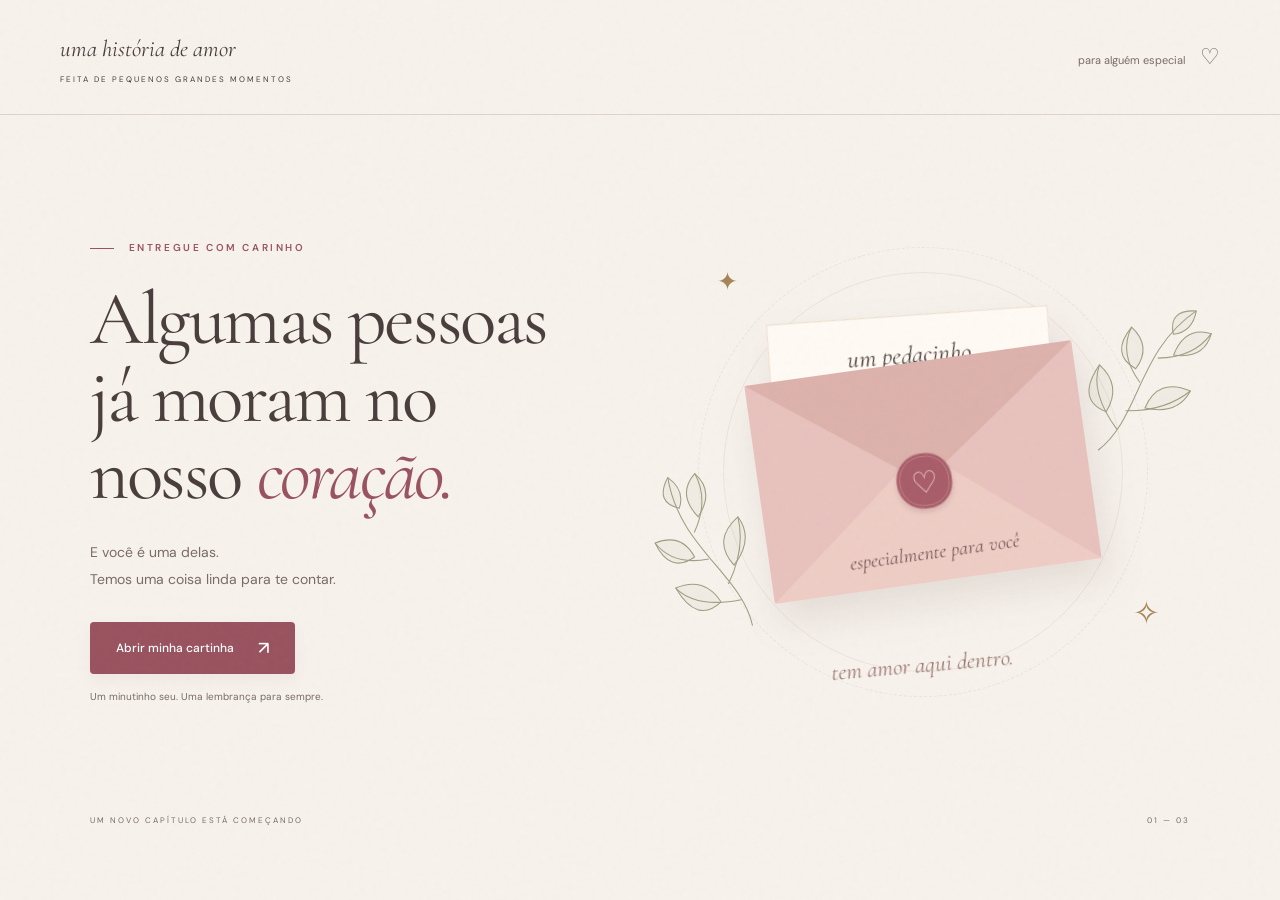
<file: index.html>
<!doctype html>
<html lang="pt-BR">
<head>
  <meta charset="utf-8">
  <meta name="viewport" content="width=device-width, initial-scale=1">
  <meta name="theme-color" content="#f7f2ec">
  <meta name="description" content="Uma pequena carta. Um amor imenso. Uma surpresa preparada com carinho para você.">
  <meta property="og:title" content="Tem uma cartinha para você ♡">
  <meta property="og:description" content="Reserve um instante. Preparamos uma surpresa com muito carinho.">
  <title>Uma cartinha para você ♡</title>
  <link rel="icon" href="favicon.svg" type="image/svg+xml">
  <link rel="stylesheet" href="style.css">
  <script src="script.js" defer></script>
</head>
<body>
  <svg class="svg-defs" aria-hidden="true" xmlns="http://www.w3.org/2000/svg"><defs><symbol id="sprig" viewBox="0 0 160 230"><g fill="none" stroke="currentColor" stroke-width="1.3"><path d="M75 222C100 162 56 92 94 13M82 188Q30 165 24 130M80 163Q122 140 137 102M78 124Q37 106 35 70M82 87Q120 65 124 28"/><path d="M60 176Q20 182 24 130Q61 138 60 176ZM99 148Q94 107 137 102Q138 136 99 148ZM65 112Q28 112 35 70Q69 78 65 112ZM97 74Q91 36 124 28Q132 60 97 74ZM84 52Q63 29 94 13Q103 38 84 52Z" fill="currentColor" fill-opacity=".08"/></g></symbol></defs></svg>
  <div class="page-grain" aria-hidden="true"></div>
  <header class="masthead"><a class="wordmark" href="index.html" aria-label="Voltar ao início">uma história de amor<span>FEITA DE PEQUENOS GRANDES MOMENTOS</span></a><span class="header-note">para alguém especial <span aria-hidden="true">♡</span></span></header>
  <main id="main">
    <section id="cover" class="cover" aria-labelledby="cover-title">
      <div class="cover-copy"><p class="eyebrow"><span></span> ENTREGUE COM CARINHO</p><h1 id="cover-title">Algumas pessoas<br>já moram no<br>nosso <em>coração.</em></h1><p class="lead">E você é uma delas.<br>Temos uma coisa linda para te contar.</p><a href="#story" class="button primary" id="open-letter">Abrir minha cartinha <span aria-hidden="true">↗</span></a><p class="small-note">Um minutinho seu. Uma lembrança para sempre.</p></div>
      <div class="envelope-scene" aria-hidden="true"><div class="orbit orbit-one"></div><div class="orbit orbit-two"></div><span class="scene-star star-one">✦</span><span class="scene-star star-two">✧</span><svg class="botanical botanical-left"><use href="#sprig"/></svg><svg class="botanical botanical-right"><use href="#sprig"/></svg><div class="envelope"><div class="letter-peek"><span>um pedacinho</span><strong>do nosso amor</strong><i>♡</i></div><div class="envelope-back"></div><div class="envelope-front"></div><div class="envelope-flap"></div><div class="wax-seal">♡</div><div class="envelope-address">especialmente para você</div></div><p class="scene-caption">tem amor aqui dentro.</p></div>
      <div class="cover-bottom"><span>UM NOVO CAPÍTULO ESTÁ COMEÇANDO</span><span aria-hidden="true">01 — 03</span></div>
    </section>
    <div id="experience">
      <nav class="chapter-nav" aria-label="Capítulos do convite"><a href="#story" class="active">01 <span>Nossa história</span></a><span class="nav-line"></span><a href="#invitation">02 <span>O convite</span></a><span class="nav-line"></span><a href="#answer">03 <span>Seu lugar aqui</span></a></nav>
      <section id="story" class="story section" aria-labelledby="story-title">
        <div class="story-copy"><p class="eyebrow">01 / ONDE TUDO COMEÇOU</p><h2 id="story-title" tabindex="-1">Antes de te conhecer,<br>eu já era muito <em>amada.</em></h2><p class="body-copy">Ainda estou aqui, no quentinho da barriga da mamãe. Mas, do lado de fora, a minha história já está cheia de amor.</p><p class="body-copy">Quer ver como tudo começou?</p><div class="memory-description" aria-live="polite" aria-atomic="true"><span id="memory-number" class="memory-number">01</span><div><h3 id="memory-title">A notícia mais linda</h3><p id="memory-copy">Um teste, o sorriso do papai e uma vida inteira de amor começando.</p></div></div><div class="gallery-controls"><button id="previous-memory" class="round-button" aria-label="Memória anterior" disabled>←</button><span id="memory-count" aria-live="off">01 / 03</span><button id="next-memory" class="round-button" aria-label="Próxima memória">→</button></div><a href="#invitation" class="text-link">Agora, tenho um pedido… <span aria-hidden="true">↓</span></a></div>
        <div class="album" aria-label="Álbum de memórias" tabindex="0"><span class="tape" aria-hidden="true"></span><button class="photo-button" id="expand-photo" aria-label="Ampliar foto: A notícia mais linda"><img id="memory-photo" src="teste.jpeg" alt="Papai sorrindo e segurando o teste de gravidez" width="1200" height="1600" loading="lazy"><span class="zoom-label">Ampliar ↗</span></button><div class="photo-caption"><span id="photo-caption">O dia em que tudo mudou.</span><span aria-hidden="true">♡</span></div><div class="album-dots" aria-label="Escolher memória"><button class="selected" aria-label="Memória 1: A notícia mais linda" aria-pressed="true" data-memory="0"></button><button aria-label="Memória 2: Meu primeiro retratinho" aria-pressed="false" data-memory="1"></button><button aria-label="Memória 3: Meu primeiro lar" aria-pressed="false" data-memory="2"></button></div></div>
      </section>
      <section id="invitation" class="invitation section" aria-labelledby="invitation-title"><svg class="invitation-sprig" aria-hidden="true"><use href="#sprig"/></svg><p class="eyebrow">02 / UM PEDIDO PARA A VIDA TODA</p><span class="little-heart" aria-hidden="true">♡</span><p class="letter-greeting">Oi, sou a Inaiê.</p><h2 id="invitation-title">Meu mundo ainda é pequenininho.<br>Mas nele já existe<br><em>um lugar para você.</em></h2><p class="invitation-copy">Mamãe e papai escolheram alguém especial para caminhar comigo.<br>Para ser abraço, conselho, colo e um amor que fica.</p><div class="question-card"><span class="eyebrow">ELES ESCOLHERAM VOCÊ.</span><h3>Aceita ser meu<br><em>dindo ou minha dinda?</em></h3><p>Não só em um dia especial.<br>Em todos os capítulos da minha vida.</p><a class="button primary" href="#answer">Quero fazer parte dessa história <span aria-hidden="true">♡</span></a></div><p class="signature">Com amor, <strong>Inaiê</strong><span>e os papais, que já estão sorrindo por aqui.</span></p></section>
      <section id="answer" class="answer section" aria-labelledby="answer-title"><div class="answer-art" aria-hidden="true"><div class="keepsake"><span>UM AMOR PARA A VIDA TODA</span><img src="eco2.jpeg" alt="" loading="lazy" width="376" height="349"><strong>Inaiê</strong><p>Tem um lugar no meu coração<br>que já é seu.</p><i>♡</i></div><svg><use href="#sprig"/></svg></div><div class="answer-copy"><p class="eyebrow">03 / SEU LUGAR NA MINHA HISTÓRIA</p><div id="before-yes"><h2 id="answer-title">Os melhores laços<br>são feitos de <em>amor.</em></h2><p class="body-copy">Obrigada por já fazer parte da nossa história.<br>Podemos contar com você na próxima?</p><button class="button primary" id="accept">Sim! Com todo o meu coração <span aria-hidden="true">♡</span></button><p class="small-note">Seu “sim” fica guardado neste dispositivo.</p></div><div id="after-yes" hidden><p class="success-label">♡ CONVITE ACEITO</p><h2 tabindex="-1" id="success-title">Agora, esse amor<br>tem um <em>novo laço.</em></h2><p class="body-copy">Inaiê ganhou mais um colo para chamar de lar.<br>Que sorte a nossa ter você por perto!</p><div class="answer-actions"><button class="button primary" id="download">Guardar esta lembrança <span aria-hidden="true">↓</span></button><button class="button secondary" id="share">Compartilhar meu “sim” <span aria-hidden="true">↗</span></button></div><p class="small-note">O aceite não é enviado automaticamente aos papais. Compartilhe a novidade com eles.</p><button id="celebrate" class="text-link">Mais um pouquinho de alegria ✧</button></div><p id="status" role="status" class="status"></p></div></section>
      <footer class="footer"><span class="footer-heart" aria-hidden="true">♡</span><p>Ainda nem cheguei.<br><em>E já tenho tanto amor me esperando.</em></p><span>FEITO COM AMOR, PARA A CHEGADA DA INAIÊ</span><button id="restart" class="text-link">Rever a cartinha ↺</button></footer>
    </div>
  </main>
  <dialog id="photo-dialog" aria-label="Foto ampliada"><button class="round-button close-dialog" aria-label="Fechar foto ampliada">×</button><img src="teste.jpeg" alt=""><p></p></dialog>
  <canvas id="confetti" aria-hidden="true"></canvas>
  <noscript><p class="noscript-note">Esta cartinha pode ser lida sem JavaScript. Para percorrer o álbum e guardar seu aceite, ative o JavaScript no navegador.</p></noscript>
</body>
</html>
</file>
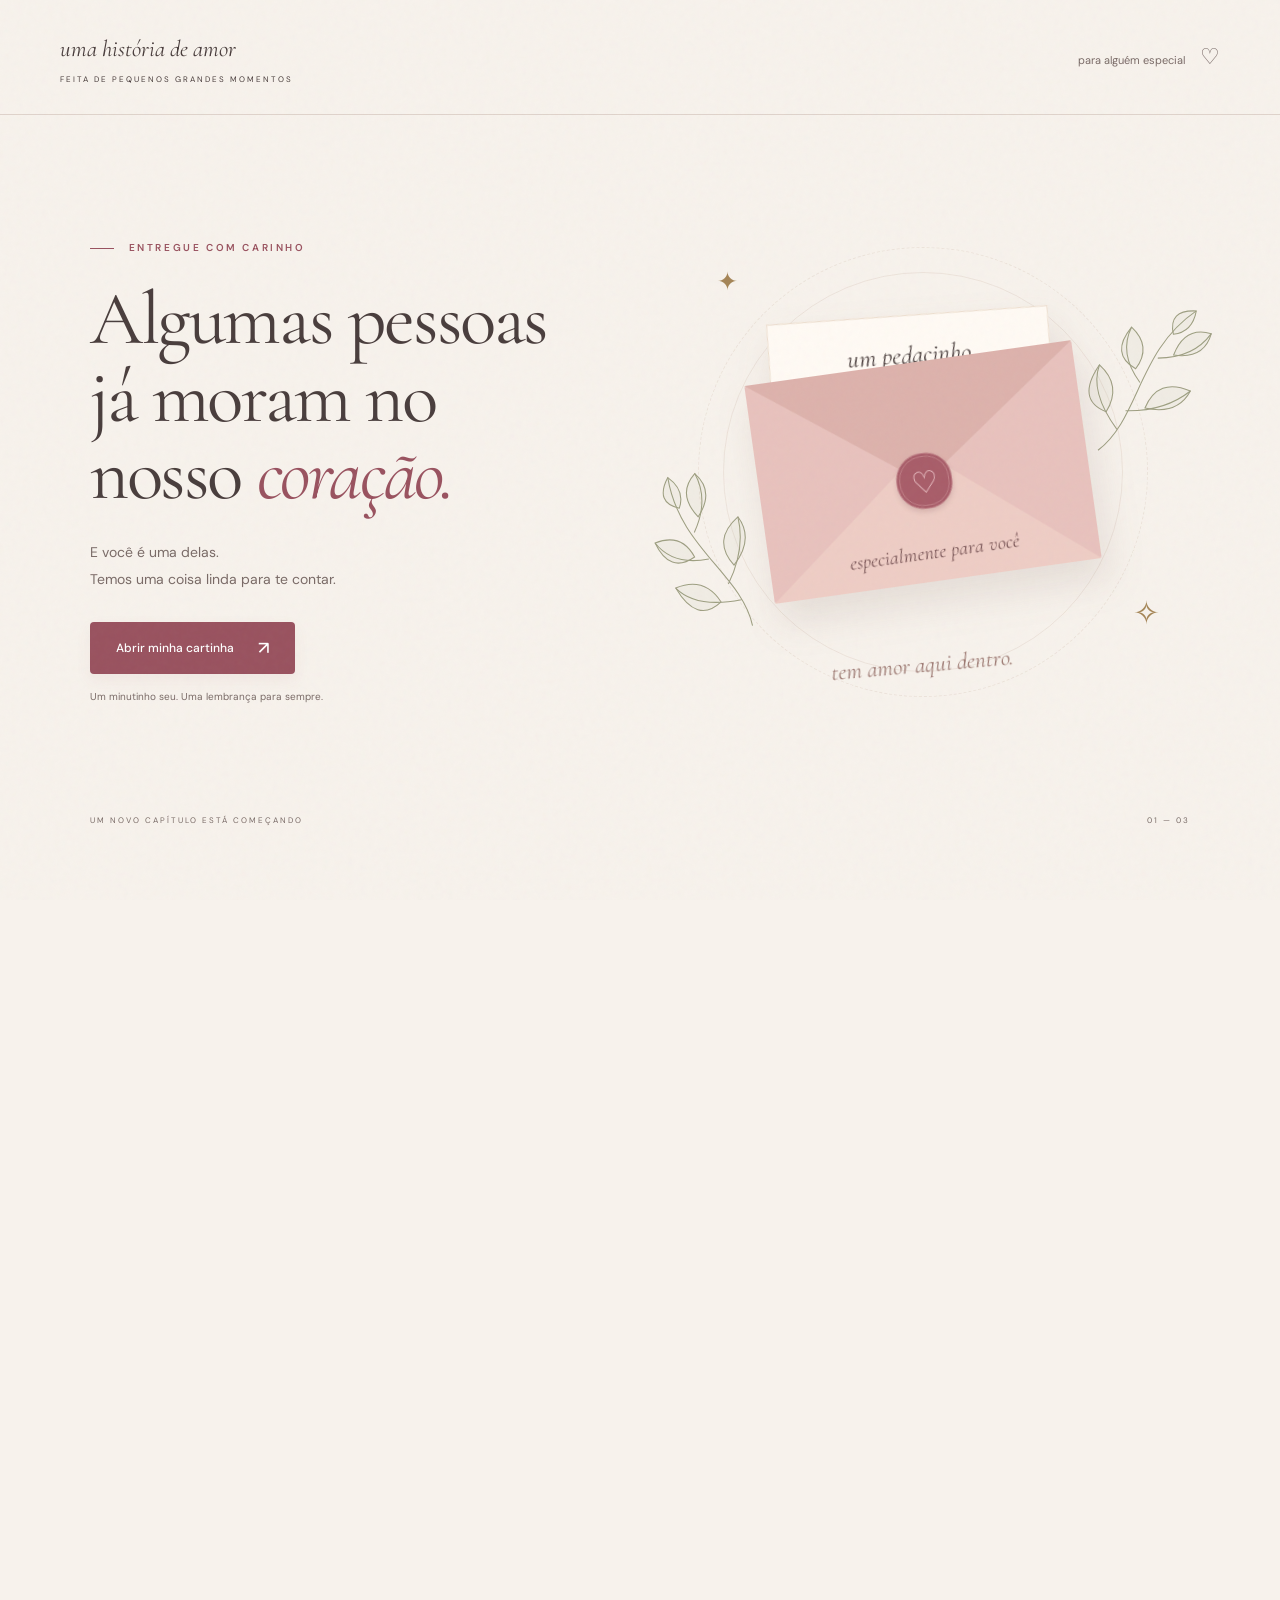
<file: index2.html>
<!doctype html>
<html lang="pt-BR"><head><meta charset="utf-8"><meta name="viewport" content="width=device-width, initial-scale=1"><meta http-equiv="refresh" content="0;url=index.html"><title>Uma cartinha para você ♡</title><link rel="stylesheet" href="style.css"></head><body><main class="section"><h1>Tem uma cartinha para você.</h1><a class="button primary" href="index.html">Abrir o convite</a></main></body></html>
</file>
<file: style.css>
@import url('https://fonts.googleapis.com/css2?family=Cormorant+Garamond:ital,wght@0,400;0,500;0,600;1,400;1,500&family=DM+Sans:wght@400;500;600;700&display=swap');
:root{--paper:#f7f2ec;--ink:#493d3c;--muted:#796a66;--rose:#99525f;--pink:#e6c2c1;--line:#dfd3cb;--serif:'Cormorant Garamond',Georgia,serif;--sans:'DM Sans',Arial,sans-serif}*{box-sizing:border-box}html{scroll-behavior:smooth;scroll-padding-top:28px}body{margin:0;background:var(--paper);color:var(--ink);font-family:var(--sans);font-size:15px;line-height:1.7}button,a{-webkit-tap-highlight-color:transparent}button{font:inherit;color:inherit;cursor:pointer}a{color:inherit}button:disabled{opacity:.35;cursor:default}a,button{touch-action:manipulation}button:focus-visible,a:focus-visible,[tabindex]:focus-visible{outline:3px solid var(--rose);outline-offset:6px}button,a{transition:background .2s,transform .2s,color .2s}button:hover:not(:disabled),.button:hover{transform:translateY(-2px)}[hidden]{display:none!important}.svg-defs{position:absolute;width:0;height:0;overflow:hidden}.page-grain{position:fixed;inset:0;pointer-events:none;opacity:.22;z-index:10;background-image:url("data:image/svg+xml,%3Csvg viewBox='0 0 180 180' xmlns='http://www.w3.org/2000/svg'%3E%3Cfilter id='n'%3E%3CfeTurbulence type='fractalNoise' baseFrequency='.8' numOctaves='3' stitchTiles='stitch'/%3E%3C/filter%3E%3Cpath fill='%23786a60' opacity='.14' filter='url(%23n)' d='M0 0h180v180H0z'/%3E%3C/svg%3E")}.masthead{max-width:1280px;margin:auto;padding:30px 60px;display:flex;justify-content:space-between;align-items:center;border-bottom:1px solid var(--line)}.wordmark{font-family:var(--serif);font-size:23px;text-decoration:none;font-style:italic}.wordmark span{display:block;font:8px var(--sans);letter-spacing:2px;margin-top:5px}.header-note{font-size:11px;color:var(--muted)}.header-note span{font-size:22px;margin-left:12px}.cover{overflow:clip;max-width:1280px;min-height:740px;margin:auto;display:grid;grid-template-columns:1fr 1fr;align-items:center;position:relative;padding:66px 90px 92px;gap:30px}.eyebrow{font-size:10px;letter-spacing:2.6px;font-weight:600;color:var(--rose);margin:0 0 25px;display:block}.eyebrow>span{display:inline-block;width:24px;height:1px;background:var(--rose);vertical-align:middle;margin-right:10px}h1,h2,h3,p{margin-top:0}h1,h2,h3{font-family:var(--serif);font-weight:400;line-height:1.03}h1{font-size:clamp(56px,5.9vw,80px);letter-spacing:-2.4px;margin-bottom:25px}em{color:var(--rose);font-weight:400}.lead{font-size:14px;line-height:1.9;color:var(--muted);margin-bottom:30px}.button{display:inline-flex;align-items:center;justify-content:center;gap:24px;min-height:52px;padding:15px 25px;border:1px solid transparent;border-radius:4px;font-size:12px;font-weight:500;line-height:1.5;text-decoration:none}.primary{background:var(--rose);color:white;box-shadow:0 6px 16px #99525f12}.primary:hover{background:#80424d}.button span{font-size:18px;line-height:1}.secondary{background:transparent;border-color:#c8afa9}.small-note{font-size:10px;line-height:1.7;color:var(--muted);margin:14px 0 0;max-width:350px}.envelope-scene{position:relative;display:grid;place-items:center;min-height:450px}.orbit{position:absolute;border:1px solid #d6c5b652;border-radius:50%;width:400px;height:400px}.orbit-two{width:450px;height:450px;border-style:dashed;transform:rotate(20deg)}.envelope{width:330px;height:220px;position:relative;transform:rotate(-8deg);filter:drop-shadow(5px 20px 18px #72504820);transition:transform .7s}.envelope-back{position:absolute;inset:0;background:#dca9a8;border-radius:4px}.letter-peek{position:absolute;left:24px;right:24px;top:-48px;background:#fffaf4;text-align:center;z-index:1;padding:24px 12px 70px;transform:rotate(4deg);border:1px solid #eddfd0;transition:transform .7s}.letter-peek span,.letter-peek strong{display:block;font:italic 25px var(--serif);font-weight:400}.letter-peek strong{font-size:30px}.letter-peek i{position:absolute;top:110px;left:46%;color:var(--rose);font-size:24px}.envelope-front{position:absolute;inset:0;z-index:3;background:#e8c2bd;clip-path:polygon(0 0,50% 55%,100% 0,100% 100%,0 100%);border-radius:4px}.envelope-front:after{content:'';position:absolute;inset:0;background:#eecdc5;clip-path:polygon(0 100%,50% 40%,100% 100%)}.envelope-flap{position:absolute;inset:0;z-index:2;background:#ddb2ac;clip-path:polygon(0 0,100% 0,50% 57%)}.wax-seal{position:absolute;left:calc(50% - 28px);top:91px;width:56px;height:56px;display:grid;place-items:center;border-radius:48% 46% 45% 48%;background:#a85d69;color:#f2cdd0;border:4px double #bf7d85;box-shadow:0 3px 5px #75494e30;z-index:4;font-size:30px}.envelope-address{position:absolute;bottom:17px;left:0;right:0;text-align:center;z-index:4;font:italic 20px var(--serif);color:#785455}.botanical{position:absolute;width:130px;height:240px;color:#9e9f82}.botanical-left{left:-14px;bottom:25px;transform:rotate(-35deg)}.botanical-right{right:-20px;top:10px;transform:rotate(30deg)}.scene-star{position:absolute;color:#a58556;font-size:25px}.star-one{top:14px;left:62px}.star-two{bottom:57px;right:30px;font-size:32px}.scene-caption{position:absolute;bottom:-5px;font:italic 23px var(--serif);color:#9b7770;transform:rotate(-5deg)}.opening .envelope{transform:rotate(0) translateY(8px)}.opening .letter-peek{transform:translateY(-45px) rotate(0)}.cover-bottom{position:absolute;bottom:28px;left:90px;right:90px;display:flex;justify-content:space-between;letter-spacing:2px;font-size:8px;color:var(--muted)}.chapter-nav{display:flex;align-items:center;justify-content:center;gap:25px;padding:30px 20px;border-bottom:1px solid var(--line);border-top:1px solid var(--line)}.chapter-nav a{font-size:10px;letter-spacing:1px;text-decoration:none;color:var(--muted)}.chapter-nav a.active{color:var(--rose)}.chapter-nav a span{margin-left:8px}.nav-line{width:50px;height:1px;background:var(--line)}.section{padding:100px 70px;max-width:1180px;margin:auto}h2{font-size:clamp(42px,4.5vw,58px);letter-spacing:-1.2px;margin-bottom:25px}.story{display:grid;grid-template-columns:1.1fr 1fr;gap:85px;align-items:center}.body-copy{font-size:13px;line-height:1.9;color:var(--muted);max-width:390px;margin-bottom:18px}.memory-description{display:flex;gap:18px;border-top:1px solid var(--line);padding-top:25px;margin-top:30px;min-height:145px}.memory-number{font:italic 38px var(--serif);color:#b6988c}.memory-description h3{font-size:25px;margin:0 0 9px}.memory-description p{font-size:12px;line-height:1.8;color:var(--muted);max-width:280px;margin:0}.gallery-controls{display:flex;align-items:center;gap:22px;margin:0 0 28px}.gallery-controls>span{font-size:10px;letter-spacing:2px}.round-button{border:1px solid #cdbdb4;border-radius:50%;width:44px;height:44px;background:transparent;display:inline-grid;place-items:center;font-size:20px}.text-link{border:0;border-bottom:1px solid #b98e8c;background:none;padding:6px 0;font-size:11px;text-decoration:none;display:inline-block;color:var(--rose)}.text-link span{margin-left:25px}.album{position:relative;background:#fffcf7;padding:15px 15px 24px;box-shadow:0 12px 40px #4d392513;transform:rotate(3deg);border:1px solid #eee4d9}.tape{position:absolute;top:-17px;left:calc(50% - 48px);width:96px;height:33px;transform:rotate(-6deg);background:#d8c7ad8c;z-index:2;clip-path:polygon(2% 0,98% 4%,100% 90%,0 100%)}.photo-button{padding:0;border:0;background:#e6ded4;position:relative;width:100%;display:block}.photo-button:hover:not(:disabled){transform:none}.photo-button img{display:block;width:100%;height:350px;object-fit:cover;object-position:center}.photo-button img.ultrasound{object-fit:contain;background:#272728}.zoom-label{position:absolute;bottom:12px;right:12px;color:white;background:#302d2bc4;font-size:9px;padding:4px 10px;border-radius:20px}.photo-caption{font:italic 23px var(--serif);display:flex;align-items:center;justify-content:space-between;padding:19px 5px 0;gap:8px}.photo-caption>span:last-child{font-size:27px;color:var(--rose)}.album-dots{position:absolute;bottom:-43px;left:0;right:0;display:flex;justify-content:center;transform:rotate(-3deg)}.album-dots button{width:32px;height:32px;border:0;background:none;position:relative}.album-dots button:after{content:'';width:6px;height:6px;background:#cdbbb4;border-radius:50%;display:block;margin:auto}.album-dots .selected:after{background:var(--rose);width:8px;height:8px}.invitation{position:relative;max-width:none;background:#f1e5df;text-align:center;padding-top:90px;padding-bottom:75px;overflow:hidden}.invitation>.eyebrow{margin-bottom:28px}.little-heart{font:38px var(--serif);color:var(--rose);display:block;margin-bottom:14px}.letter-greeting{font:italic 28px var(--serif);margin-bottom:22px}.invitation h2{font-size:clamp(40px,4.8vw,65px);line-height:1.09}.invitation-copy{font-size:13px;line-height:2;color:var(--muted);margin:30px auto;max-width:500px}.invitation-sprig{position:absolute;left:-45px;top:110px;width:230px;height:370px;color:#b1a792;transform:rotate(28deg);opacity:.55}.question-card{position:relative;max-width:530px;margin:38px auto 30px;padding:38px 28px;background:#faf5ef;border:1px solid #dbc7ba;outline:1px solid #dbc7ba;outline-offset:-9px;box-shadow:0 10px 40px #72504808}.question-card .eyebrow{font-size:8px;letter-spacing:2px;margin-bottom:20px}.question-card h3{font-size:44px;line-height:1.12;margin-bottom:20px}.question-card p{font-size:12px;color:var(--muted);margin-bottom:25px}.signature{font:italic 21px var(--serif);margin:30px 0 0}.signature strong{font-size:38px;font-weight:400;display:block;color:var(--rose);line-height:1.2}.signature span{display:block;font:10px var(--sans);color:var(--muted);margin-top:13px}.answer{overflow:clip;display:grid;grid-template-columns:1fr 1.1fr;align-items:center;gap:100px;padding-top:110px;padding-bottom:100px}.answer-art{position:relative;padding:0 20px}.keepsake{text-align:center;background:#fffaf3;padding:30px 25px;transform:rotate(-5deg);box-shadow:0 15px 40px #4d392517;position:relative;border:1px solid #e2d3c4}.keepsake>span{font-size:7px;letter-spacing:2px}.keepsake img{display:block;width:135px;height:145px;object-fit:cover;border-radius:80px 80px 4px 4px;margin:25px auto 20px;filter:sepia(.15)}.keepsake strong{font:italic 50px var(--serif);color:var(--rose)}.keepsake p{font-size:11px;margin:14px 0}.keepsake i{font-size:25px;color:var(--rose)}.answer-art>svg{position:absolute;right:-35px;bottom:-40px;width:130px;height:210px;color:#969d82;transform:rotate(20deg)}.answer-actions{display:flex;flex-direction:column;align-items:flex-start;gap:12px}.success-label{font-size:10px;letter-spacing:2px;color:var(--rose);margin-bottom:18px}#celebrate{margin-top:18px}.status{font-size:12px;color:var(--rose);margin:16px 0 0}.footer{text-align:center;border-top:1px solid var(--line);padding:45px 20px 35px}.footer-heart{font-size:28px;color:var(--rose)}.footer p{font:30px/1.3 var(--serif);margin:17px 0 23px}.footer>span:last-of-type{display:block;font-size:8px;letter-spacing:2px;color:var(--muted)}.footer button{display:block;margin:22px auto 0}.noscript-note{text-align:center;padding:20px;font-size:12px}#confetti{position:fixed;inset:0;pointer-events:none;width:100%;height:100%;z-index:30}dialog{border:0;border-radius:8px;max-width:90vw;max-height:92dvh;padding:55px 20px 15px;background:var(--paper);color:var(--ink)}dialog::backdrop{background:#33282bd9;backdrop-filter:blur(5px)}dialog img{display:block;max-width:100%;max-height:65dvh;width:auto;height:auto;margin:auto;object-fit:contain}dialog p{font:italic 24px var(--serif);text-align:center;margin:15px 0 0}.close-dialog{position:absolute;right:10px;top:8px;width:36px;height:36px}.photo-button img.changing{animation:photo-in .35s ease-out}@keyframes photo-in{from{opacity:.3;transform:scale(.98)}to{opacity:1;transform:scale(1)}}
@media(min-width:1400px){.cover{min-height:780px}}@media(max-width:1000px){.masthead{padding:25px 35px}.cover{padding:60px 40px 90px;gap:15px;min-height:690px}.envelope{width:280px;height:190px}.wax-seal{top:76px}.envelope-scene{min-height:390px}.orbit{width:320px;height:320px}.orbit-two{width:350px;height:350px}.botanical{width:100px;height:180px}.botanical-left{left:0}.botanical-right{right:0}.cover-bottom{left:40px;right:40px}.section{padding:80px 40px}.story{gap:45px}.photo-button img{height:310px}.answer{gap:55px}.answer-art{padding:0}.invitation-sprig{width:150px;left:-60px}.question-card{max-width:510px}}
@media(max-width:680px){.masthead{padding:20px 23px}.wordmark{font-size:22px}.wordmark span{font-size:6px;letter-spacing:1.5px}.header-note{font-size:0}.header-note span{font-size:24px}.cover{display:flex;flex-direction:column;padding:40px 25px 60px;gap:0;min-height:0;text-align:center}.cover .eyebrow{font-size:8px;margin-bottom:23px}h1{font-size:59px;letter-spacing:-1.8px;line-height:.99;margin-bottom:20px}.lead{font-size:12px;margin-bottom:23px}.cover .small-note{font-size:9px;margin:12px auto 0}.envelope-scene{width:100%;max-width:350px;min-height:320px;margin-top:38px}.envelope{width:250px;height:167px}.letter-peek{top:-35px;padding-top:15px}.letter-peek span{font-size:21px}.letter-peek strong{font-size:26px}.wax-seal{top:65px;left:calc(50% - 24px);width:48px;height:48px;font-size:26px}.envelope-address{font-size:17px;bottom:11px}.orbit{width:270px;height:270px}.orbit-two{width:300px;height:300px}.botanical-left{left:0;bottom:8px;width:85px;height:160px}.botanical-right{right:0;top:10px;width:90px}.scene-caption{font-size:20px;bottom:-10px}.star-one{left:25px;top:6px;font-size:20px}.star-two{right:10px;bottom:30px;font-size:22px}.cover-bottom{font-size:6px;letter-spacing:1.2px;bottom:18px;left:25px;right:25px}.chapter-nav{gap:10px;padding:22px 16px}.chapter-nav a{font-size:8px;letter-spacing:0}.chapter-nav a span{margin-left:3px}.nav-line{width:16px}.section{padding:60px 25px}.story{display:flex;flex-direction:column;gap:35px;align-items:stretch;padding-bottom:92px}.eyebrow{font-size:8px;letter-spacing:2px;margin-bottom:22px}h2{font-size:44px;letter-spacing:-1px;line-height:1.05}.body-copy{font-size:12px;max-width:100%}.memory-description{min-height:125px;margin-top:25px;padding-top:22px}.memory-description p{font-size:11px}.memory-description h3{font-size:26px}.gallery-controls{margin-bottom:20px}.album{max-width:350px;width:calc(100% - 14px);align-self:center;padding:12px 12px 18px;transform:rotate(2deg)}.photo-button img{height:340px}.photo-caption{font-size:21px;padding-top:15px}.invitation{padding:60px 22px}.invitation h2{font-size:43px;line-height:1.07}.invitation-copy{font-size:12px;max-width:310px}.invitation-copy br{display:none}.invitation-sprig{width:100px;top:80px;left:-55px;opacity:.35}.question-card{margin-top:30px;padding:32px 20px}.question-card h3{font-size:38px}.question-card .button{font-size:10px;padding:14px;gap:10px}.signature span{font-size:9px}.answer{display:flex;flex-direction:column;gap:60px;padding-top:65px}.answer-art{width:240px;order:2}.answer-copy{width:100%}.answer .button{font-size:11px;gap:14px}.answer-actions{align-items:stretch}.small-note{font-size:10px}.keepsake{padding:25px 18px}.keepsake img{width:115px;height:125px}.answer-art>svg{width:100px;right:-35px}.footer p{font-size:27px}.footer>span:last-of-type{font-size:6px;letter-spacing:1.6px}.footer{padding-top:30px}}
@media(max-width:360px){h1{font-size:52px}.cover{padding-left:18px;padding-right:18px}.chapter-nav{gap:7px}.chapter-nav a{font-size:7px}.photo-button img{height:290px}.question-card h3{font-size:33px}.question-card .button{font-size:9px}h2{font-size:39px}}
@media(prefers-reduced-motion:reduce){html{scroll-behavior:auto}*,*:before,*:after{animation:none!important;transition:none!important}}
@media print{.masthead,.cover,.chapter-nav,.story,.invitation,.answer-art,.footer,button,.button,.small-note,.text-link,.page-grain,#confetti{display:none!important}#experience{display:block!important}.answer{display:block;padding:50px}.answer-copy{max-width:600px;margin:auto}body{background:#fff}.answer h2{font-size:50px}}
</file>
